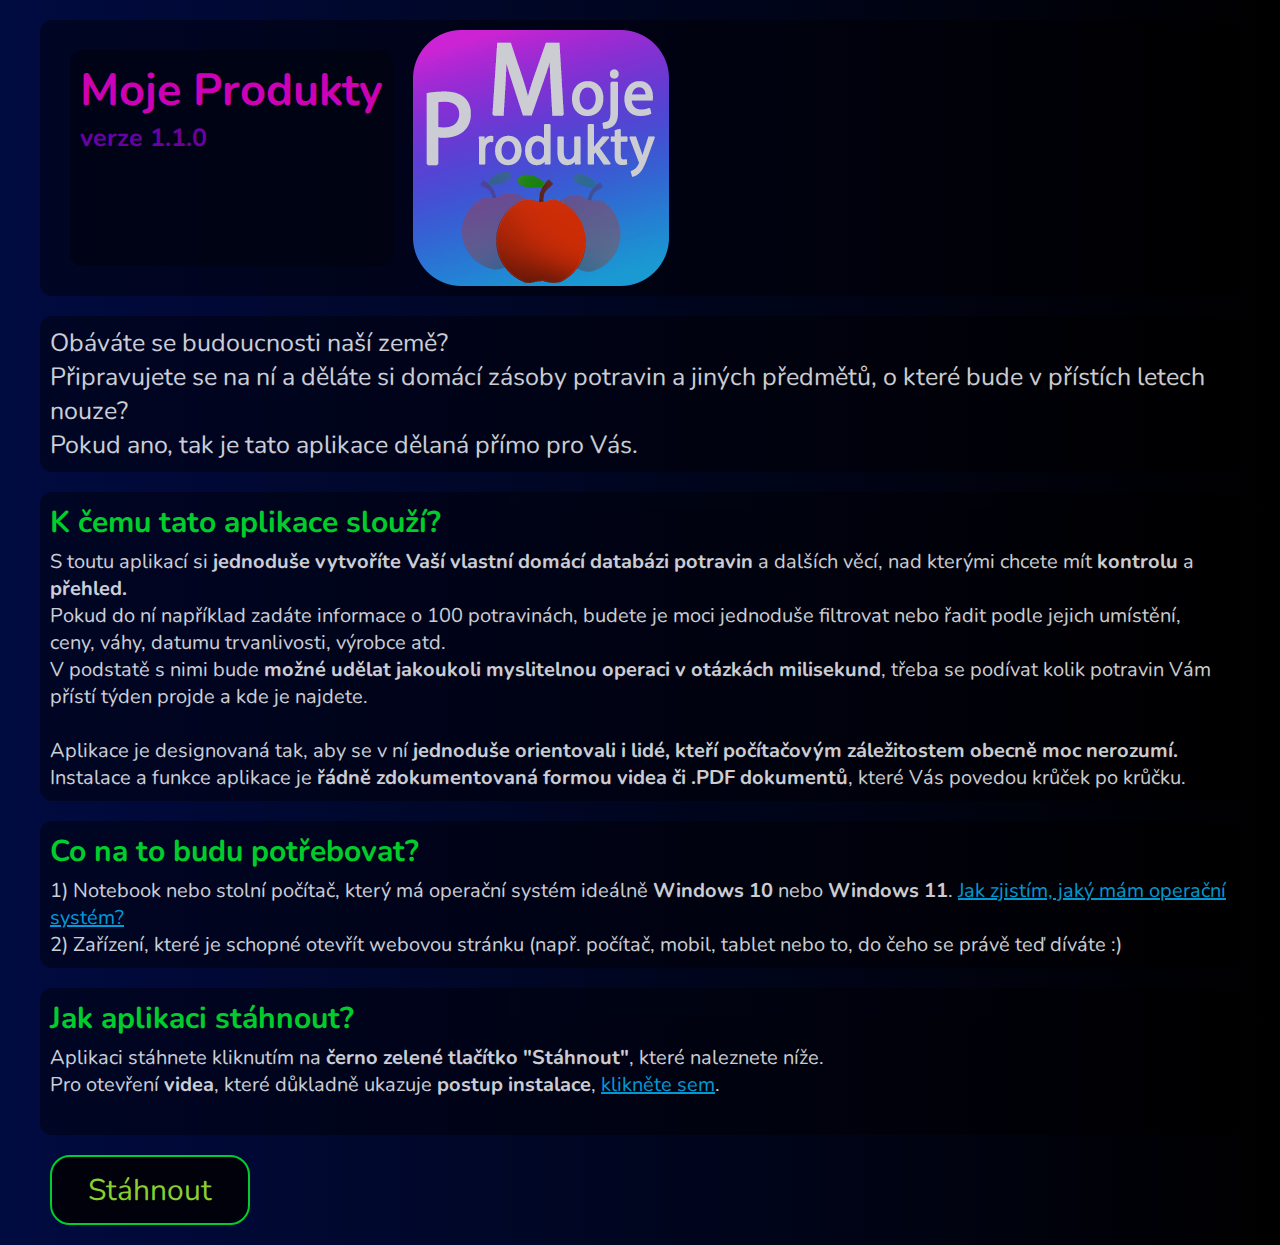
<file: index.html>
<!DOCTYPE html>
<html lang="cs">
<head>
    <meta charset="UTF-8">
    <title>Moje Produkty - Aplikace</title>
    <link rel="stylesheet" href="style.css">

    <link rel="preconnect" href="https://fonts.googleapis.com">
    <link rel="preconnect" href="https://fonts.gstatic.com" crossorigin>
    <link href="https://fonts.googleapis.com/css2?family=Nunito:wght@300&display=swap" rel="stylesheet">
</head>
<body>
    <div class="flex">
        <div class="no-bg">
            <h1>Moje Produkty</h1>
            <h2>verze 1.1.0</h2>
        </div>
        <img src="MPx256.png" alt="app-icon">
    </div>

    <div id="title-paragraph">
        <p>
            Obáváte se budoucnosti naší země?<br>
            Připravujete se na ní a děláte si domácí zásoby potravin a jiných předmětů, o které bude v přístích letech nouze?<br>
            Pokud ano, tak je tato aplikace dělaná přímo pro Vás.
        </p>
    </div>

    <div>
        <h3>K čemu tato aplikace slouží?</h3>
        <p>
            S toutu aplikací si <b>jednoduše vytvoříte Vaší vlastní domácí databázi potravin</b> a dalších věcí, nad kterými chcete mít <b>kontrolu</b> a <b>přehled.</b><br>
            Pokud do ní například zadáte informace o 100 potravinách, budete je moci jednoduše filtrovat nebo řadit podle jejich umístění, ceny, váhy, datumu trvanlivosti, výrobce atd.<br>
            V podstatě s nimi bude <b>možné udělat jakoukoli myslitelnou operaci v otázkách milisekund</b>, třeba se podívat kolik potravin Vám přístí týden projde a kde je najdete.<br>
            <br>
            Aplikace je designovaná tak, aby se v ní <b>jednoduše orientovali i lidé, kteří počítačovým záležitostem obecně moc nerozumí.</b><br>
            Instalace a funkce aplikace je <b>řádně zdokumentovaná formou videa či .PDF dokumentů</b>, které Vás povedou krůček po krůčku.<br>
        </p>
    </div>

    <div>
        <h3>Co na to budu potřebovat?</h3>
        <p>
            1) Notebook nebo stolní počítač, který má operační systém ideálně <b>Windows 10</b> nebo <b>Windows 11</b>. <a target="_blank" href="jaky-mam-os">Jak zjistím, jaký mám operační systém?</a><br>
            2) Zařízení, které je schopné otevřít webovou stránku (např. počítač, mobil, tablet nebo to, do čeho se právě teď díváte :)<br>
        </p>
    </div>

    <div>
        <h3>Jak aplikaci stáhnout?</h3>
        <p>
            Aplikaci stáhnete kliknutím na <b>černo zelené tlačítko "Stáhnout"</b>, které naleznete níže.<br>
            Pro otevření <b>videa</b>, které důkladně ukazuje <b>postup instalace</b>, <a href="https://youtube.com/" target="_blank">klikněte sem</a>.<br>
            <br>

        </p>
    </div>

    <button>Stáhnout</button>
</body>
</html>
</file>
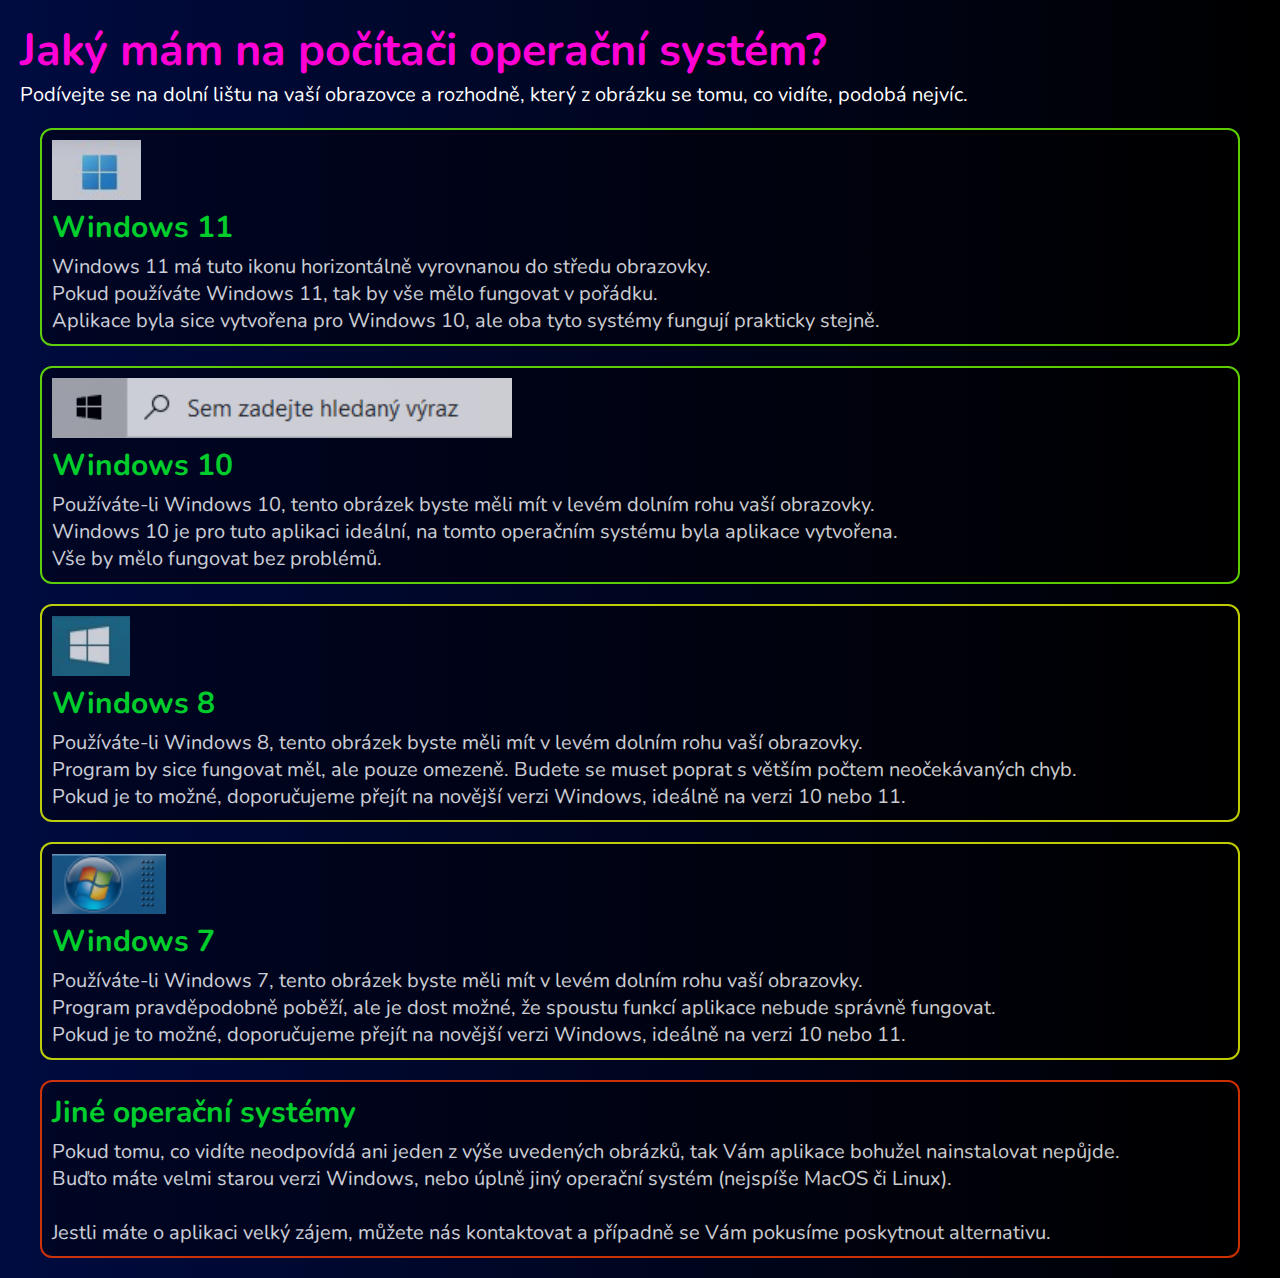
<file: jaky-mam-os/index.html>
<!DOCTYPE html>
<html lang="cs">
<head>
  <meta charset="UTF-8">
  <title>Moje Produkty - Aplikace</title>
  <link rel="stylesheet" href="../style.css">

  <link rel="preconnect" href="https://fonts.googleapis.com">
  <link rel="preconnect" href="https://fonts.gstatic.com" crossorigin>
  <link href="https://fonts.googleapis.com/css2?family=Nunito:wght@300&display=swap" rel="stylesheet">
</head>
<body>
    <h1>Jaký mám na počítači operační systém?</h1>
    <p id="title-paragraph">
        Podívejte se na dolní lištu na vaší obrazovce a rozhodně, který z obrázku se tomu, co vidíte, podobá nejvíc.<br>
    </p>
        <div class="correct-os">
            <img class="win-image" src="images/win-11.png" alt="windows-11">
            <h3>Windows 11</h3>
            <p>
              Windows 11 má tuto ikonu horizontálně vyrovnanou do středu obrazovky.<br>
              Pokud používáte Windows 11, tak by vše mělo fungovat v pořádku.<br>
              Aplikace byla sice vytvořena pro Windows 10, ale oba tyto systémy fungují prakticky stejně.<br>
            </p>
        </div>
        <div class="correct-os">
            <img class="win-image" src="images/win-10.png" alt="windows-10">
            <h3>Windows 10</h3>
            <p>
              Používáte-li Windows 10, tento obrázek byste měli mít v levém dolním rohu vaší obrazovky.<br>
              Windows 10 je pro tuto aplikaci ideální, na tomto operačním systému byla aplikace vytvořena.<br>
              Vše by mělo fungovat bez problémů.<br>
            </p>
        </div>
        <div class="ok-os">
            <img class="win-image" src="images/win-8.png" alt="windows-8">
            <h3>Windows 8</h3>
            <p>
                Používáte-li Windows 8, tento obrázek byste měli mít v levém dolním rohu vaší obrazovky.<br>
                Program by sice fungovat měl, ale pouze omezeně. Budete se muset poprat s větším počtem neočekávaných chyb.<br>
                Pokud je to možné, doporučujeme přejít na novější verzi Windows, ideálně na verzi 10 nebo 11.<br>
            </p>
        </div>
        <div class="ok-os">
            <img class="win-image" src="images/win-7.png" alt="windows-7">
            <h3>Windows 7</h3>
            <p>
                Používáte-li Windows 7, tento obrázek byste měli mít v levém dolním rohu vaší obrazovky.<br>
                Program pravděpodobně poběží, ale je dost možné, že spoustu funkcí aplikace nebude správně fungovat.<br>
                Pokud je to možné, doporučujeme přejít na novější verzi Windows, ideálně na verzi 10 nebo 11.<br>
            </p>
        </div>
        <div class="bad-os">
            <h3>Jiné operační systémy</h3>
            <p>
                Pokud tomu, co vidíte neodpovídá ani jeden z výše uvedených obrázků, tak Vám aplikace bohužel nainstalovat nepůjde.<br>
                Buďto máte velmi starou verzi Windows, nebo úplně jiný operační systém (nejspíše MacOS či Linux).<br>
                <br>
                Jestli máte o aplikaci velký zájem, můžete nás kontaktovat a případně se Vám pokusíme poskytnout alternativu.
            </p>
        </div>
</body>
</html>
</file>
<file: style.css>
* {
    font-family: 'Nunito', sans-serif;
    font-size: 20px;
    margin: 0;
}

body {
    background: linear-gradient(90deg, #000b40, black);
    margin: 20px;
}

div {
    margin: 20px;
    background-color: rgba(0, 0, 0, 0.5);
    padding: 10px;
    border-radius: 12px;
}

h1 {
    color: #ff00d5;
    margin-bottom: 0;
    font-size: 45px;
}

h2 {
    color: #8700be;
    margin-top: 0;
    font-size: 25px;
}

h3 {
    color: #00ff2a;
    margin-bottom: 5px;
    font-size: 30px;
}

p {
    color: white;
    margin-top: 0;
}

.correct-os {
    border: 2px rgb(115, 255, 0) solid;
}

.ok-os {
    border: 2px rgb(238, 255, 0) solid;
}

.bad-os {
    border: 2px rgb(255, 60, 0) solid;
}

#title-paragraph > * {
    font-size: 25px;
}

a {
    color: deepskyblue;
}

button {
    background-color: black;
    color: greenyellow;
    border: #00ff2a 2px solid;
    width: 200px;
    height: 70px;
    font-size: 30px;
    border-radius: 20px;
    cursor: pointer;
    margin-left: 30px;
}

.win-image {
    height: 60px;
    width: auto;
}

.warning {
    color: orangered;
}

.no-bg {
    opacity: 1;
}

@media (min-width: 800px) {
    .flex {
        display: flex;
    }
}

@media (hover: hover) and (min-width: 1200px) {
    button, div {
        opacity: 0.8;
        transition: 0.3s ease-in-out;
    }

    button:hover {
        transform: scale(1.07);
        opacity: 1;
    }

    div:hover {
        transform: scale(1.02);
        opacity: 1;
    }
}
</file>
